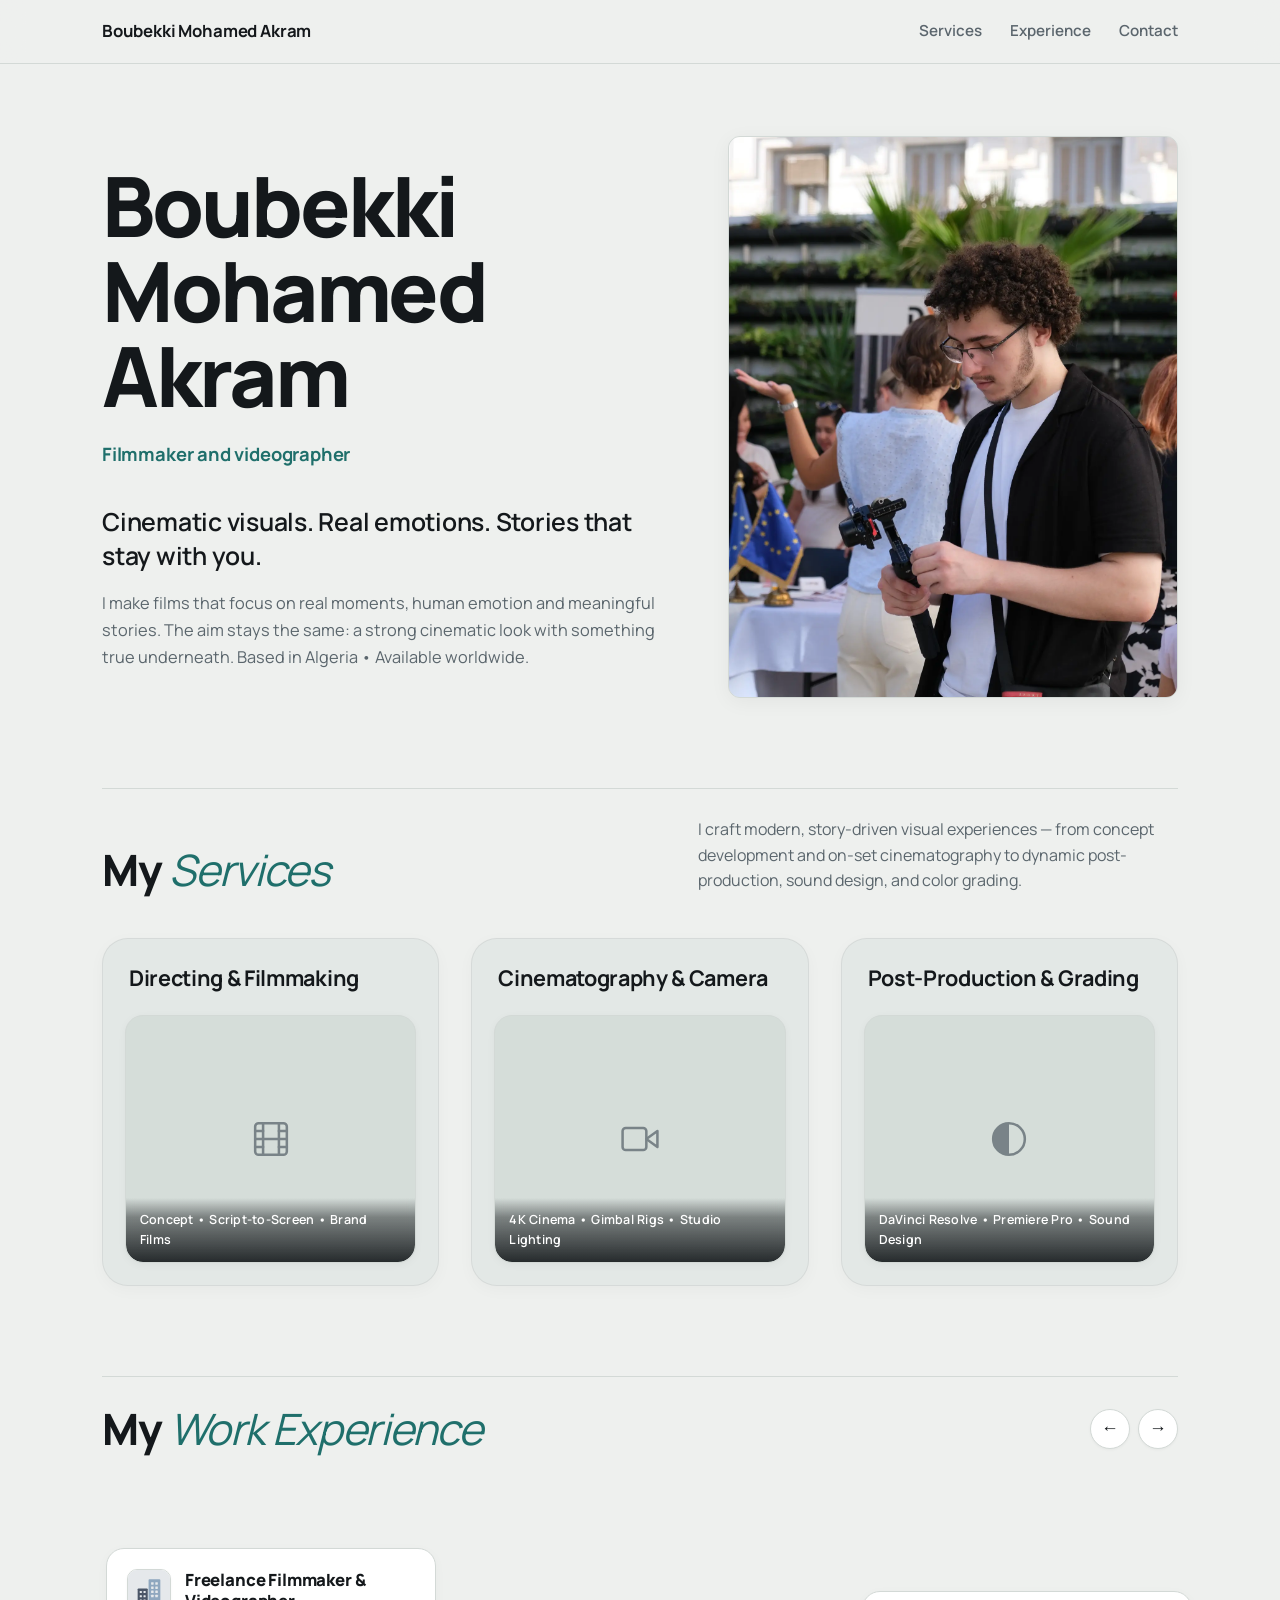
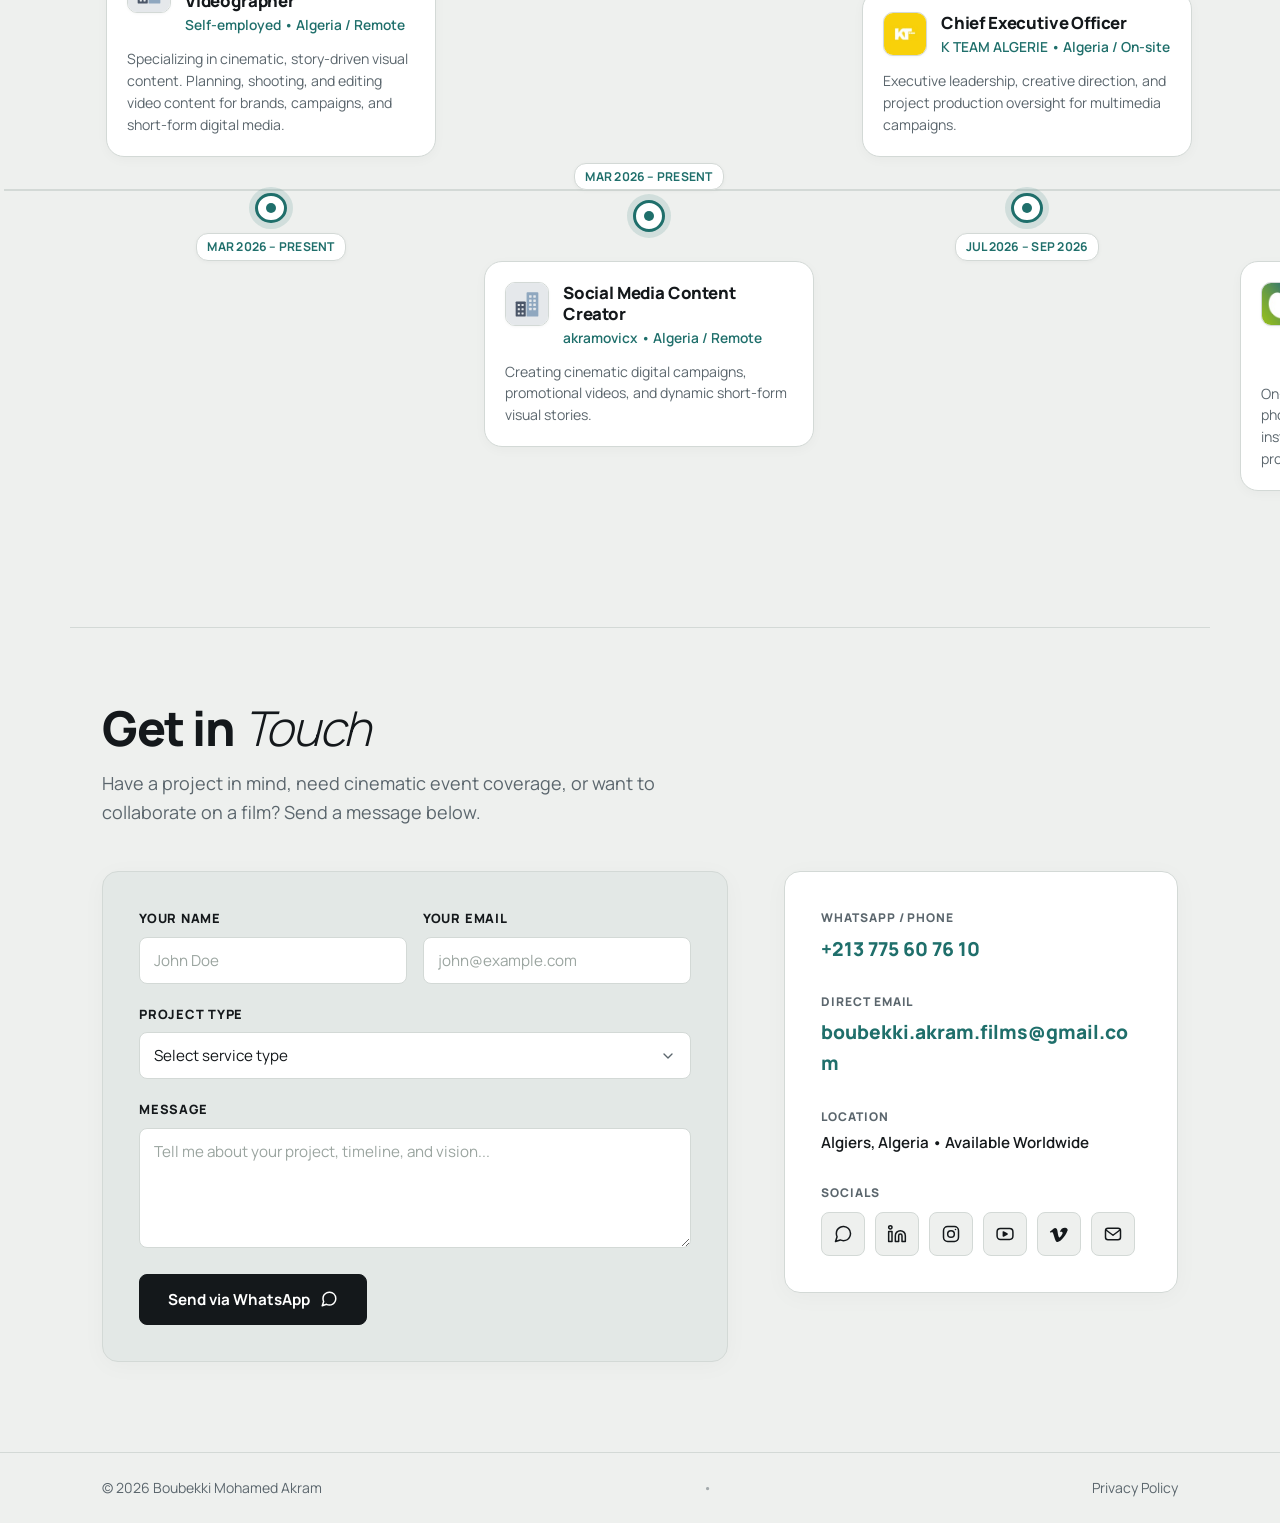
<file: index.html>
<!DOCTYPE html>
<html lang="en">
<head>
    <meta charset="UTF-8">
    <meta name="viewport" content="width=device-width, initial-scale=1">
    <title>Boubekki Mohamed Akram | Filmmaker and videographer</title>
    <meta name="description" content="Portfolio of Boubekki Mohamed Akram, a filmmaker and videographer based in Algeria. Cinematic visuals, real emotions, stories that stay with you.">
    <meta property="og:title" content="Boubekki Mohamed Akram | Filmmaker and videographer">
    <meta property="og:description" content="Cinematic visuals. Real emotions. Stories that stay with you.">
    <meta property="og:type" content="website">
    <meta property="og:image" content="assets/images/akram.webp">
    <link rel="icon" href="data:image/svg+xml,%3Csvg xmlns='http://www.w3.org/2000/svg' viewBox='0 0 32 32'%3E%3Ccircle cx='16' cy='16' r='12' fill='%231F6F6B'/%3E%3C/svg%3E">
    <link rel="preconnect" href="https://fonts.googleapis.com">
    <link rel="preconnect" href="https://fonts.gstatic.com" crossorigin>
    <link href="https://fonts.googleapis.com/css2?family=Manrope:wght@400;600;700;800&display=swap" rel="stylesheet">
    <link rel="stylesheet" href="css/styles.css?v=1.2">
</head>
<body>

<header>
    <div class="wrap">
        <a href="#top" class="brand">Boubekki Mohamed Akram</a>
        <nav aria-label="Main">
            <a href="#services">Services</a>
            <a href="#experience">Experience</a>
            <a href="#contact">Contact</a>
        </nav>
    </div>
</header>

<main id="top">

    <!-- ABOUT / HERO -->
    <section class="wrap about" aria-labelledby="name">
        <div class="about-text">
            <h1 id="name">Boubekki<br>Mohamed Akram</h1>
            <p class="role">Filmmaker and videographer</p>
            <p class="statement">Cinematic visuals. Real emotions. Stories that stay with you.</p>
            <p class="bio">
                I make films that focus on real moments, human emotion and meaningful stories.
                The aim stays the same: a strong cinematic look with something true underneath.
                Based in Algeria &bull; Available worldwide.
            </p>
        </div>

        <!-- PORTRAIT -->
        <div class="portrait">
            <img src="assets/images/akram.webp" alt="Boubekki Mohamed Akram" loading="lazy">
        </div>
    </section>

    <!-- MY SERVICES -->
    <section class="wrap services-sec" id="services" aria-labelledby="services-title">
        <div class="services-header">
            <div class="services-title-col">
                <h2 id="services-title">My <em>Services</em></h2>
            </div>
            <div class="services-desc-col">
                <p>I craft modern, story-driven visual experiences &mdash; from concept development and on-set cinematography to dynamic post-production, sound design, and color grading.</p>
            </div>
        </div>

        <div class="services-grid">
            <!-- Service 01 -->
            <article class="service-card">
                <div class="service-card-inner">
                    <h3 class="service-name">Directing &amp; Filmmaking</h3>
                    <div class="service-preview service-placeholder">
                        <div class="placeholder-inner">
                            <svg viewBox="0 0 24 24" width="38" height="38" fill="none" stroke="currentColor" stroke-width="1.6" stroke-linecap="round" stroke-linejoin="round" aria-hidden="true"><rect x="2" y="2" width="20" height="20" rx="2.18" ry="2.18"/><line x1="7" y1="2" x2="7" y2="22"/><line x1="17" y1="2" x2="17" y2="22"/><line x1="2" y1="12" x2="22" y2="12"/><line x1="2" y1="7" x2="7" y2="7"/><line x1="2" y1="17" x2="7" y2="17"/><line x1="17" y1="17" x2="22" y2="17"/><line x1="17" y1="7" x2="22" y2="7"/></svg>
                        </div>
                        <div class="service-badge">
                            <span>Concept &bull; Script-to-Screen &bull; Brand Films</span>
                        </div>
                    </div>
                </div>
            </article>

            <!-- Service 02 -->
            <article class="service-card">
                <div class="service-card-inner">
                    <h3 class="service-name">Cinematography &amp; Camera</h3>
                    <div class="service-preview service-placeholder">
                        <div class="placeholder-inner">
                            <svg viewBox="0 0 24 24" width="38" height="38" fill="none" stroke="currentColor" stroke-width="1.6" stroke-linecap="round" stroke-linejoin="round" aria-hidden="true"><path d="M23 7l-7 5 7 5V7z"/><rect x="1" y="5" width="15" height="14" rx="2" ry="2"/></svg>
                        </div>
                        <div class="service-badge">
                            <span>4K Cinema &bull; Gimbal Rigs &bull; Studio Lighting</span>
                        </div>
                    </div>
                </div>
            </article>

            <!-- Service 03 -->
            <article class="service-card">
                <div class="service-card-inner">
                    <h3 class="service-name">Post-Production &amp; Grading</h3>
                    <div class="service-preview service-placeholder">
                        <div class="placeholder-inner">
                            <svg viewBox="0 0 24 24" width="38" height="38" fill="none" stroke="currentColor" stroke-width="1.6" stroke-linecap="round" stroke-linejoin="round" aria-hidden="true"><circle cx="12" cy="12" r="10"/><path d="M12 2a10 10 0 0 0 0 20v-20z" fill="currentColor" stroke="none"/></svg>
                        </div>
                        <div class="service-badge">
                            <span>DaVinci Resolve &bull; Premiere Pro &bull; Sound Design</span>
                        </div>
                    </div>
                </div>
            </article>
        </div>
    </section>

    <!-- WORK EXPERIENCE TIMELINE -->
    <section class="experience-sec" id="experience" aria-labelledby="experience-title">
        <div class="wrap">
            <div class="experience-header">
                <h2 id="experience-title">My <em>Work Experience</em></h2>
                <div class="timeline-nav-hints" aria-hidden="true">
                    <button class="tl-btn tl-prev" aria-label="Scroll left">&larr;</button>
                    <button class="tl-btn tl-next" aria-label="Scroll right">&rarr;</button>
                </div>
            </div>
        </div>

        <div class="timeline-viewport" id="timeline-viewport">
            <div class="timeline-track">
                <div class="timeline-rail" aria-hidden="true"></div>

                <!-- 01: Freelance Filmmaker (Top) -->
                <div class="tl-node tl-pos-top">
                    <div class="tl-card-slot">
                        <article class="tl-card">
                            <div class="tl-card-header">
                                <div class="tl-logo-box">
                                    <img src="assets/logos/work.svg" alt="Freelance Filmmaker logo" class="tl-logo-img">
                                </div>
                                <div class="tl-meta">
                                    <h3 class="tl-role">Freelance Filmmaker &amp; Videographer</h3>
                                    <p class="tl-company">Self-employed &bull; Algeria / Remote</p>
                                </div>
                            </div>
                            <p class="tl-desc">Specializing in cinematic, story-driven visual content. Planning, shooting, and editing video content for brands, campaigns, and short-form digital media.</p>
                        </article>
                    </div>
                    <div class="tl-marker-slot">
                        <div class="tl-marker" aria-hidden="true"><span class="tl-dot"></span></div>
                        <span class="tl-date-tag">Mar 2026 &ndash; Present</span>
                    </div>
                </div>

                <!-- 02: Social Media Content Creator (Bottom) -->
                <div class="tl-node tl-pos-bottom">
                    <div class="tl-marker-slot">
                        <span class="tl-date-tag">Mar 2026 &ndash; Present</span>
                        <div class="tl-marker" aria-hidden="true"><span class="tl-dot"></span></div>
                    </div>
                    <div class="tl-card-slot">
                        <article class="tl-card">
                            <div class="tl-card-header">
                                <div class="tl-logo-box">
                                    <img src="assets/logos/work.svg" alt="Social Media Content Creator logo" class="tl-logo-img">
                                </div>
                                <div class="tl-meta">
                                    <h3 class="tl-role">Social Media Content Creator</h3>
                                    <p class="tl-company">akramovicx &bull; Algeria / Remote</p>
                                </div>
                            </div>
                            <p class="tl-desc">Creating cinematic digital campaigns, promotional videos, and dynamic short-form visual stories.</p>
                        </article>
                    </div>
                </div>

                <!-- 03: K TEAM ALGERIE (Top) -->
                <div class="tl-node tl-pos-top">
                    <div class="tl-card-slot">
                        <article class="tl-card">
                            <div class="tl-card-header">
                                <div class="tl-logo-box">
                                    <img src="assets/logos/kteam.jpg" alt="K TEAM ALGERIE logo" class="tl-logo-img">
                                </div>
                                <div class="tl-meta">
                                    <h3 class="tl-role">Chief Executive Officer</h3>
                                    <p class="tl-company">K TEAM ALGERIE &bull; Algeria / On-site</p>
                                </div>
                            </div>
                            <p class="tl-desc">Executive leadership, creative direction, and project production oversight for multimedia campaigns.</p>
                        </article>
                    </div>
                    <div class="tl-marker-slot">
                        <div class="tl-marker" aria-hidden="true"><span class="tl-dot"></span></div>
                        <span class="tl-date-tag">Jul 2026 &ndash; Sep 2026</span>
                    </div>
                </div>

                <!-- 04: EPIC Ecoloh (Bottom) -->
                <div class="tl-node tl-pos-bottom">
                    <div class="tl-marker-slot">
                        <span class="tl-date-tag">Nov 2025 &ndash; Mar 2026</span>
                        <div class="tl-marker" aria-hidden="true"><span class="tl-dot"></span></div>
                    </div>
                    <div class="tl-card-slot">
                        <article class="tl-card">
                            <div class="tl-card-header">
                                <div class="tl-logo-box">
                                    <img src="assets/logos/ecoloh.jpg" alt="EPIC Ecoloh logo" class="tl-logo-img">
                                </div>
                                <div class="tl-meta">
                                    <h3 class="tl-role">Videographer, Photographer &amp; Editor</h3>
                                    <p class="tl-company">EPIC Ecoloh &bull; Baraki, Algiers / On-site</p>
                                </div>
                            </div>
                            <p class="tl-desc">On-site cinematography, digital photography, and post-production editing for institutional media and environmental projects.</p>
                        </article>
                    </div>
                </div>

                <!-- 05: Bsolution (Top) -->
                <div class="tl-node tl-pos-top">
                    <div class="tl-card-slot">
                        <article class="tl-card">
                            <div class="tl-card-header">
                                <div class="tl-logo-box">
                                    <img src="assets/logos/bsolution.jpg" alt="Bsolution logo" class="tl-logo-img">
                                </div>
                                <div class="tl-meta">
                                    <h3 class="tl-role">Digital Content Creator</h3>
                                    <p class="tl-company">Bsolution &bull; Algeria / Remote</p>
                                </div>
                            </div>
                            <p class="tl-desc">Video editing, Adobe Premiere Pro post-production, motion graphics, and digital media design.</p>
                        </article>
                    </div>
                    <div class="tl-marker-slot">
                        <div class="tl-marker" aria-hidden="true"><span class="tl-dot"></span></div>
                        <span class="tl-date-tag">May 2025 &ndash; Sep 2025</span>
                    </div>
                </div>

                <!-- 06: AL Anis TV (Bottom) -->
                <div class="tl-node tl-pos-bottom">
                    <div class="tl-marker-slot">
                        <span class="tl-date-tag">Jul 2025 &bull; 1 mo</span>
                        <div class="tl-marker" aria-hidden="true"><span class="tl-dot"></span></div>
                    </div>
                    <div class="tl-card-slot">
                        <article class="tl-card">
                            <div class="tl-card-header">
                                <div class="tl-logo-box">
                                    <img src="assets/logos/work.svg" alt="AL Anis TV logo" class="tl-logo-img">
                                </div>
                                <div class="tl-meta">
                                    <h3 class="tl-role">Video Editor</h3>
                                    <p class="tl-company">قناة الأنيس الفضائية - AL Anis TV &bull; Algiers</p>
                                </div>
                            </div>
                            <p class="tl-desc">Television broadcast video editing, sequence assembly, Adobe Photoshop assets, and rhythm pacing.</p>
                        </article>
                    </div>
                </div>

                <!-- 07: Merch By Dz (Top) -->
                <div class="tl-node tl-pos-top">
                    <div class="tl-card-slot">
                        <article class="tl-card">
                            <div class="tl-card-header">
                                <div class="tl-logo-box">
                                    <img src="assets/logos/merchbydz.jpg" alt="Merch By Dz logo" class="tl-logo-img">
                                </div>
                                <div class="tl-meta">
                                    <h3 class="tl-role">Multimedia Designer</h3>
                                    <p class="tl-company">Merch By Dz &bull; Dar el-Beida, Algiers</p>
                                </div>
                            </div>
                            <p class="tl-desc">Multimedia design, video editing, print design, and visual brand assets for apparel merchandise.</p>
                        </article>
                    </div>
                    <div class="tl-marker-slot">
                        <div class="tl-marker" aria-hidden="true"><span class="tl-dot"></span></div>
                        <span class="tl-date-tag">May 2025 &ndash; Jun 2025</span>
                    </div>
                </div>

                <!-- 08: Z-vit express (Bottom) -->
                <div class="tl-node tl-pos-bottom">
                    <div class="tl-marker-slot">
                        <span class="tl-date-tag">Feb 2025 &ndash; Jun 2025</span>
                        <div class="tl-marker" aria-hidden="true"><span class="tl-dot"></span></div>
                    </div>
                    <div class="tl-card-slot">
                        <article class="tl-card">
                            <div class="tl-card-header">
                                <div class="tl-logo-box">
                                    <img src="assets/logos/zvit.jpg" alt="Z-vit express logo" class="tl-logo-img">
                                </div>
                                <div class="tl-meta">
                                    <h3 class="tl-role">Graphic Designer</h3>
                                    <p class="tl-company">Z-vit express &bull; Birkhadem, Algiers</p>
                                </div>
                            </div>
                            <p class="tl-desc">Graphic design, branding, and promotional social media assets for express delivery services.</p>
                        </article>
                    </div>
                </div>
            </div>
        </div>
    </section>

    <!-- CONTACT SECTION -->
    <section class="wrap contact-sec" id="contact" aria-labelledby="contact-title">
        <div class="contact-header">
            <h2 id="contact-title">Get in <em>Touch</em></h2>
            <p class="contact-intro">Have a project in mind, need cinematic event coverage, or want to collaborate on a film? Send a message below.</p>
        </div>

        <div class="contact-layout">
            <!-- Contact Form -->
            <form class="contact-form" onsubmit="event.preventDefault();" aria-label="Contact form">
                <div class="form-row">
                    <div class="form-group">
                        <label for="c-name">Your Name</label>
                        <input type="text" id="c-name" name="name" placeholder="John Doe" autocomplete="name">
                    </div>
                    <div class="form-group">
                        <label for="c-email">Your Email</label>
                        <input type="email" id="c-email" name="email" placeholder="john@example.com" autocomplete="email">
                    </div>
                </div>

                <div class="form-group">
                    <label for="c-service">Project Type</label>
                    <select id="c-service" name="service">
                        <option value="" disabled selected>Select service type</option>
                        <option value="directing">Commercial / Brand Film</option>
                        <option value="cinematography">Cinematography &amp; Event Coverage</option>
                        <option value="editing">Post-Production &amp; Color Grading</option>
                        <option value="content">Social Media &amp; Short-form Video</option>
                        <option value="other">Other Collaboration</option>
                    </select>
                </div>

                <div class="form-group">
                    <label for="c-message">Message</label>
                    <textarea id="c-message" name="message" rows="4" placeholder="Tell me about your project, timeline, and vision..."></textarea>
                </div>

                <button type="submit" class="btn-submit">
                    <span>Send via WhatsApp</span>
                    <svg viewBox="0 0 24 24" width="18" height="18" fill="none" stroke="currentColor" stroke-width="2" stroke-linecap="round" stroke-linejoin="round" aria-hidden="true"><path d="M21 11.5a8.38 8.38 0 0 1-.9 3.8 8.5 8.5 0 0 1-7.6 4.7 8.38 8.38 0 0 1-3.8-.9L3 21l1.9-5.7a8.38 8.38 0 0 1-.9-3.8 8.5 8.5 0 0 1 4.7-7.6 8.38 8.38 0 0 1 3.8-.9h.5a8.48 8.48 0 0 1 8 8v.5z"/></svg>
                </button>
            </form>

            <!-- Contact Info Panel -->
            <div class="contact-info-panel">
                <div class="info-block">
                    <span class="info-label">WhatsApp / Phone</span>
                    <a class="mail-link" href="https://wa.me/213775607610" target="_blank" rel="noopener noreferrer">+213 775 60 76 10</a>
                </div>

                <div class="info-block">
                    <span class="info-label">Direct Email</span>
                    <a class="mail-link" href="mailto:boubekki.akram.films@gmail.com">boubekki.akram.films@gmail.com</a>
                </div>

                <div class="info-block">
                    <span class="info-label">Location</span>
                    <p class="info-val">Algiers, Algeria &bull; Available Worldwide</p>
                </div>

                <div class="info-block">
                    <span class="info-label">Socials</span>
                    <ul class="socials" aria-label="Social links">
                        <li>
                            <a href="https://wa.me/213775607610" target="_blank" rel="noopener noreferrer" aria-label="WhatsApp">
                                <svg viewBox="0 0 24 24" width="20" height="20" fill="none" stroke="currentColor" stroke-width="1.8" stroke-linecap="round" stroke-linejoin="round" aria-hidden="true"><path d="M21 11.5a8.38 8.38 0 0 1-.9 3.8 8.5 8.5 0 0 1-7.6 4.7 8.38 8.38 0 0 1-3.8-.9L3 21l1.9-5.7a8.38 8.38 0 0 1-.9-3.8 8.5 8.5 0 0 1 4.7-7.6 8.38 8.38 0 0 1 3.8-.9h.5a8.48 8.48 0 0 1 8 8v.5z"/></svg>
                            </a>
                        </li>
                        <li>
                            <a href="https://www.linkedin.com/in/boubekki-mohamed-akram-80b622314/" target="_blank" rel="noopener noreferrer" aria-label="LinkedIn">
                                <svg viewBox="0 0 24 24" width="20" height="20" fill="none" stroke="currentColor" stroke-width="1.8" stroke-linecap="round" stroke-linejoin="round" aria-hidden="true"><path d="M16 8a6 6 0 0 1 6 6v7h-4v-7a2 2 0 0 0-2-2 2 2 0 0 0-2 2v7h-4v-7a6 6 0 0 1 6-6z"/><rect x="2" y="9" width="4" height="12"/><circle cx="4" cy="4" r="2"/></svg>
                            </a>
                        </li>
                        <li>
                            <a href="#" aria-label="Instagram">
                                <svg viewBox="0 0 24 24" width="20" height="20" fill="none" stroke="currentColor" stroke-width="1.8" stroke-linecap="round" stroke-linejoin="round" aria-hidden="true"><rect x="3" y="3" width="18" height="18" rx="5"/><circle cx="12" cy="12" r="4"/><circle cx="17.4" cy="6.6" r="1" fill="currentColor" stroke="none"/></svg>
                            </a>
                        </li>
                        <li>
                            <a href="#" aria-label="YouTube">
                                <svg viewBox="0 0 24 24" width="20" height="20" fill="none" stroke="currentColor" stroke-width="1.8" stroke-linecap="round" stroke-linejoin="round" aria-hidden="true"><rect x="2.5" y="5.5" width="19" height="13" rx="4"/><path d="M10 9.5v5l4.5-2.5z" fill="currentColor"/></svg>
                            </a>
                        </li>
                        <li>
                            <a href="https://vimeo.com/user259538488" target="_blank" rel="noopener noreferrer" aria-label="Vimeo">
                                <svg viewBox="0 0 24 24" width="20" height="20" fill="currentColor" aria-hidden="true"><path d="M22 7.4c-.1 2.1-1.6 5-4.4 8.6-2.9 3.7-5.3 5.6-7.3 5.6-1.2 0-2.3-1.1-3.1-3.4L5.500 13c-.6-2.300-1.200-3.400-1.900-3.400-.1 0-.7.300-1.600 1L1 9.400c1-.9 2-1.700 3-2.600 1.400-1.200 2.400-1.800 3.100-1.900 1.600-.2 2.600.9 3 3.300.4 2.600.7 4.200.8 4.800.5 2.200 1 3.300 1.600 3.300.5 0 1.200-.7 2.200-2.100 1-1.400 1.500-2.500 1.600-3.200.1-1.200-.4-1.800-1.600-1.800-.6 0-1.100.1-1.700.4 1.100-3.600 3.200-5.300 6.300-5.200 2.300.1 3.400 1.600 3.300 4.400z"/></svg>
                            </a>
                        </li>
                        <li>
                            <a href="mailto:boubekki.akram.films@gmail.com" aria-label="Email">
                                <svg viewBox="0 0 24 24" width="20" height="20" fill="none" stroke="currentColor" stroke-width="1.8" stroke-linecap="round" stroke-linejoin="round" aria-hidden="true"><rect x="3" y="5" width="18" height="14" rx="3"/><path d="m4 7.500 8 6 8-6"/></svg>
                            </a>
                        </li>
                    </ul>
                </div>
            </div>
        </div>
    </section>

</main>

<!-- SITE FOOTER -->
<footer class="site-foot">
    <div class="wrap foot-inner">
        <span class="copy">&copy; 2026 Boubekki Mohamed Akram</span>
        <span class="meta-sep">&bull;</span>
        <a href="privacy.html" class="privacy-link">Privacy Policy</a>
    </div>
</footer>

<!-- VIDEO PLAYER -->
<dialog id="player" aria-label="Video player">
    <form method="dialog"><button class="close">Close</button></form>
    <div class="frame"></div>
</dialog>

<script src="js/app.js?v=1.2"></script>
</body>
</html>
</file>
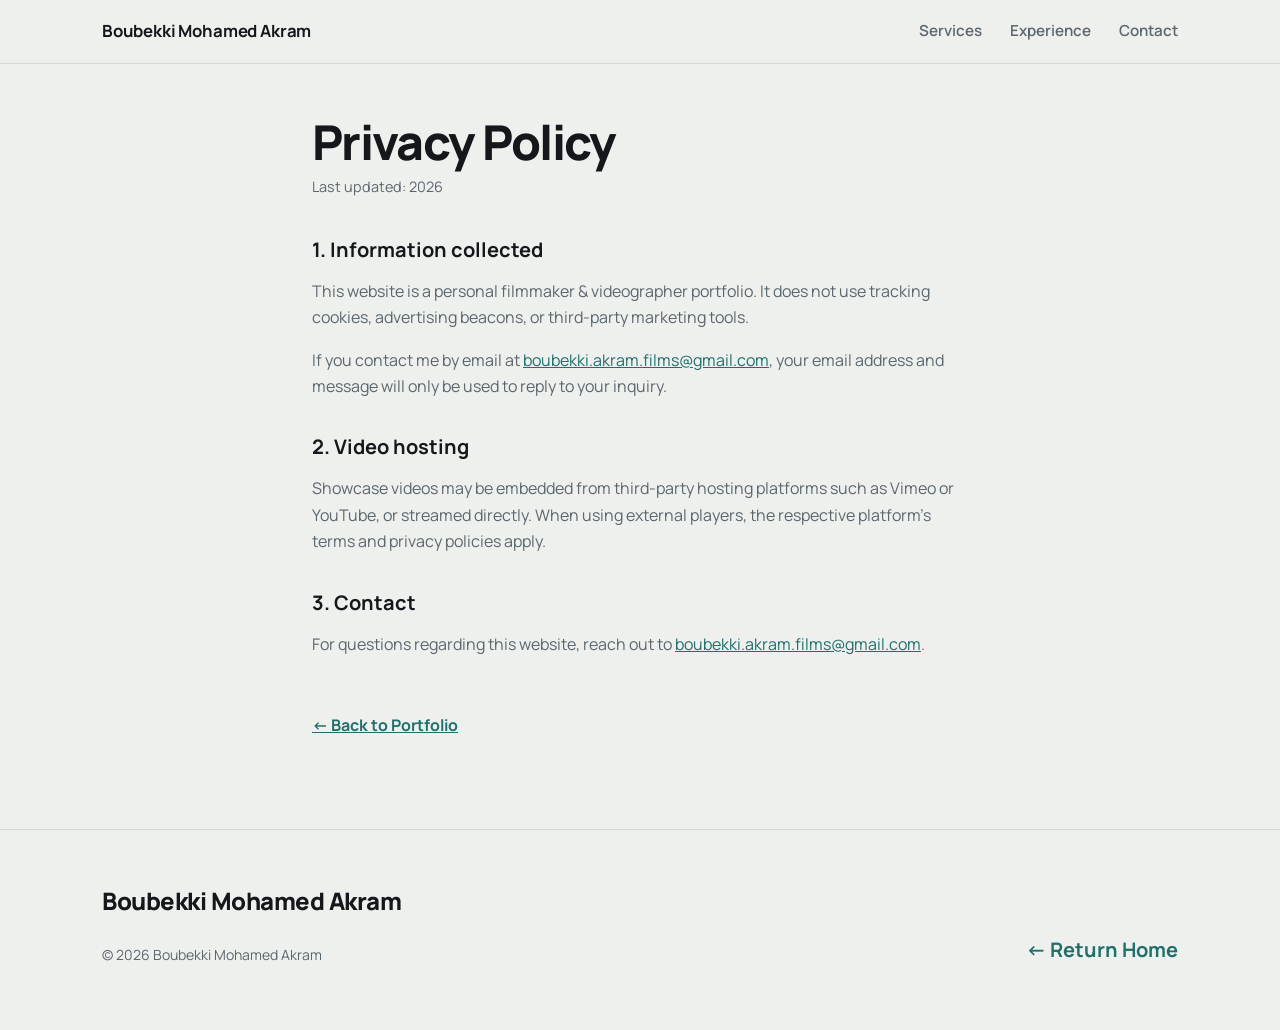
<file: privacy.html>
<!DOCTYPE html>
<html lang="en">
<head>
    <meta charset="UTF-8">
    <meta name="viewport" content="width=device-width, initial-scale=1">
    <title>Privacy Policy | Boubekki Mohamed Akram</title>
    <meta name="description" content="Privacy policy for the portfolio website of Boubekki Mohamed Akram.">
    <link rel="icon" href="data:image/svg+xml,%3Csvg xmlns='http://www.w3.org/2000/svg' viewBox='0 0 32 32'%3E%3Ccircle cx='16' cy='16' r='12' fill='%231F6F6B'/%3E%3C/svg%3E">
    <link rel="preconnect" href="https://fonts.googleapis.com">
    <link rel="preconnect" href="https://fonts.gstatic.com" crossorigin>
    <link href="https://fonts.googleapis.com/css2?family=Manrope:wght@400;600;700;800&display=swap" rel="stylesheet">
    <link rel="stylesheet" href="css/styles.css">
    <style>
        .privacy-page {
            padding-top: clamp(40px, 6vh, 64px);
            padding-bottom: clamp(64px, 10vh, 96px);
            max-width: 720px;
        }
        .privacy-page h1 {
            font-size: clamp(2rem, 5vw, 3rem);
            margin-bottom: 8px;
        }
        .privacy-date {
            color: var(--muted);
            font-size: 0.9rem;
            margin-bottom: 36px;
        }
        .privacy-content h2 {
            font-size: 1.25rem;
            margin-top: 32px;
            margin-bottom: 12px;
            color: var(--ink);
        }
        .privacy-content p {
            color: var(--muted);
            margin-bottom: 16px;
            line-height: 1.65;
        }
        .privacy-content a {
            color: var(--accent);
            text-decoration: underline;
        }
        .back-link {
            display: inline-flex;
            align-items: center;
            gap: 6px;
            margin-top: 40px;
            color: var(--accent);
            font-weight: 700;
        }
    </style>
</head>
<body>

<header>
    <div class="wrap">
        <a href="index.html" class="brand">Boubekki Mohamed Akram</a>
        <nav aria-label="Main">
            <a href="index.html#services">Services</a>
            <a href="index.html#experience">Experience</a>
            <a href="index.html#contact">Contact</a>
        </nav>
    </div>
</header>

<main>
    <article class="wrap privacy-page">
        <h1>Privacy Policy</h1>
        <p class="privacy-date">Last updated: 2026</p>

        <div class="privacy-content">
            <h2>1. Information collected</h2>
            <p>This website is a personal filmmaker & videographer portfolio. It does not use tracking cookies, advertising beacons, or third-party marketing tools.</p>
            <p>If you contact me by email at <a href="mailto:boubekki.akram.films@gmail.com">boubekki.akram.films@gmail.com</a>, your email address and message will only be used to reply to your inquiry.</p>

            <h2>2. Video hosting</h2>
            <p>Showcase videos may be embedded from third-party hosting platforms such as Vimeo or YouTube, or streamed directly. When using external players, the respective platform’s terms and privacy policies apply.</p>

            <h2>3. Contact</h2>
            <p>For questions regarding this website, reach out to <a href="mailto:boubekki.akram.films@gmail.com">boubekki.akram.films@gmail.com</a>.</p>

            <a href="index.html" class="back-link">&larr; Back to Portfolio</a>
        </div>
    </article>
</main>

<footer>
    <div class="wrap foot">
        <div class="foot-contact">
            <p class="foot-title">Boubekki Mohamed Akram</p>
            <div class="foot-meta">
                <span class="copy">&copy; 2026 Boubekki Mohamed Akram</span>
            </div>
        </div>
        <a href="index.html" class="mail">&larr; Return Home</a>
    </div>
</footer>

</body>
</html>
</file>
<file: css/styles.css>
:root {
    --bg: #EEF0EE;
    --ink: #14181B;
    --muted: #5B666D;
    --line: #D3D9D6;
    --panel: #DFE4E2;
    --card-bg: #E3E8E6;
    --placeholder-bg: #D5DDD9;
    --accent: #1F6F6B;
    --accent-light: rgba(31, 111, 107, 0.14);
}

* {
    box-sizing: border-box;
    margin: 0;
    padding: 0;
}

html {
    scroll-behavior: smooth;
    scroll-padding-top: 80px;
}

body {
    font-family: 'Manrope', system-ui, -apple-system, 'Segoe UI', Roboto, sans-serif;
    background: var(--bg);
    color: var(--ink);
    line-height: 1.6;
    -webkit-font-smoothing: antialiased;
    text-rendering: optimizeLegibility;
    overflow-x: hidden;
}

a {
    color: inherit;
    text-decoration: none;
}

ul {
    list-style: none;
}

img {
    max-width: 100%;
    display: block;
}

:focus-visible {
    outline: 2px solid var(--accent);
    outline-offset: 3px;
}

.wrap {
    width: 100%;
    max-width: 1140px;
    margin: 0 auto;
    padding: 0 clamp(16px, 4vw, 32px);
}

/* =========================================================
   HEADER
========================================================= */
header {
    position: sticky;
    top: 0;
    z-index: 50;
    background: rgba(238, 240, 238, 0.94);
    backdrop-filter: blur(12px);
    -webkit-backdrop-filter: blur(12px);
    border-bottom: 1px solid var(--line);
    transition: border-color 0.2s ease;
}

header .wrap {
    display: flex;
    justify-content: space-between;
    align-items: center;
    padding-top: 18px;
    padding-bottom: 18px;
    gap: 16px;
}

.brand {
    font-weight: 700;
    font-size: clamp(0.95rem, 2vw, 1.05rem);
    letter-spacing: -0.01em;
    white-space: nowrap;
}

.brand:hover {
    color: var(--accent);
}

nav {
    display: flex;
    align-items: center;
    gap: clamp(14px, 3vw, 28px);
}

nav a {
    color: var(--muted);
    font-size: clamp(0.88rem, 1.8vw, 0.95rem);
    font-weight: 600;
    transition: color 0.15s ease;
}

nav a:hover {
    color: var(--ink);
    text-decoration: underline;
    text-underline-offset: 6px;
}

/* =========================================================
   ABOUT / HERO
========================================================= */
.about {
    display: grid;
    grid-template-columns: 1.25fr 1fr;
    gap: clamp(32px, 5vw, 64px);
    align-items: center;
    padding-top: clamp(40px, 8vh, 80px);
    padding-bottom: clamp(60px, 10vh, 96px);
}

.about-text {
    max-width: 600px;
}

h1 {
    font-size: clamp(2.4rem, 6.5vw, 5.2rem);
    line-height: 1.02;
    font-weight: 800;
    letter-spacing: -0.035em;
    color: var(--ink);
    word-break: normal;
    overflow-wrap: break-word;
}

.role {
    margin-top: clamp(14px, 2.5vw, 22px);
    color: var(--accent);
    font-weight: 700;
    font-size: clamp(1rem, 2vw, 1.15rem);
    letter-spacing: -0.01em;
}

.statement {
    margin-top: clamp(24px, 4vw, 36px);
    font-size: clamp(1.2rem, 2.5vw, 1.55rem);
    line-height: 1.35;
    font-weight: 600;
    letter-spacing: -0.01em;
    color: var(--ink);
}

.bio {
    margin-top: 18px;
    font-size: clamp(0.95rem, 1.8vw, 1.02rem);
    color: var(--muted);
    line-height: 1.65;
}

.portrait {
    width: 100%;
    aspect-ratio: 4 / 5;
    background: var(--panel);
    border: 1px solid var(--line);
    border-radius: 12px;
    overflow: hidden;
    box-shadow: 0 4px 20px rgba(0, 0, 0, 0.05);
}

.portrait img {
    width: 100%;
    height: 100%;
    object-fit: cover;
    object-position: center 25%;
    display: block;
}

/* =========================================================
   MY SERVICES SECTION (Grey Minimal Placeholders)
========================================================= */
.services-sec {
    padding-bottom: clamp(64px, 10vh, 104px);
}

.services-header {
    display: flex;
    justify-content: space-between;
    align-items: flex-end;
    flex-wrap: wrap;
    gap: 20px 48px;
    padding-top: 28px;
    margin-bottom: clamp(32px, 5vw, 44px);
    border-top: 1px solid var(--line);
}

.services-header h2,
.experience-header h2 {
    font-size: clamp(1.8rem, 4vw, 2.7rem);
    font-weight: 800;
    letter-spacing: -0.03em;
    color: var(--ink);
    line-height: 1.1;
}

.services-header h2 em,
.experience-header h2 em {
    font-style: italic;
    font-weight: 400;
    color: var(--accent);
}

.services-desc-col {
    max-width: 480px;
}

.services-desc-col p {
    font-size: clamp(0.92rem, 1.7vw, 1rem);
    color: var(--muted);
    line-height: 1.6;
}

.services-grid {
    display: grid;
    grid-template-columns: repeat(3, 1fr);
    gap: clamp(20px, 3vw, 32px);
}

.service-card {
    background: var(--card-bg);
    border: 1px solid rgba(0, 0, 0, 0.06);
    border-radius: 26px;
    padding: clamp(16px, 2.5vw, 22px);
    display: flex;
    flex-direction: column;
    box-shadow: 0 4px 16px rgba(0, 0, 0, 0.03);
    transition: transform 0.25s ease, box-shadow 0.25s ease, border-color 0.25s ease;
}

.service-card:hover {
    transform: translateY(-4px);
    box-shadow: 0 12px 28px rgba(0, 0, 0, 0.07);
    border-color: rgba(31, 111, 107, 0.3);
}

.service-card-inner {
    display: flex;
    flex-direction: column;
    height: 100%;
}

.service-name {
    font-size: clamp(1.15rem, 2vw, 1.35rem);
    font-weight: 700;
    color: var(--ink);
    letter-spacing: -0.015em;
    margin-bottom: clamp(16px, 2vw, 20px);
    padding: 0 4px;
}

.service-preview {
    position: relative;
    width: 100%;
    aspect-ratio: 4 / 3.4;
    border-radius: 18px;
    overflow: hidden;
    box-shadow: 0 2px 8px rgba(0, 0, 0, 0.04);
}

/* Grey Minimal Aesthetic Placeholder */
.service-placeholder {
    background: var(--placeholder-bg);
    border: 1px solid var(--line);
    display: grid;
    place-items: center;
}

.placeholder-inner {
    display: flex;
    flex-direction: column;
    align-items: center;
    justify-content: center;
    gap: 10px;
    color: var(--muted);
    opacity: 0.75;
    transition: opacity 0.2s ease, transform 0.2s ease;
}

.service-card:hover .placeholder-inner {
    opacity: 1;
    color: var(--ink);
    transform: scale(1.04);
}

.placeholder-inner span {
    font-size: 0.82rem;
    font-weight: 700;
    letter-spacing: 0.04em;
    text-transform: uppercase;
}

.service-badge {
    position: absolute;
    bottom: 0;
    left: 0;
    right: 0;
    padding: 12px 14px;
    background: linear-gradient(to top, rgba(14, 18, 21, 0.88) 0%, rgba(14, 18, 21, 0.45) 70%, transparent 100%);
    color: #FFFFFF;
    font-size: 0.78rem;
    font-weight: 600;
    letter-spacing: 0.02em;
    backdrop-filter: blur(4px);
    -webkit-backdrop-filter: blur(4px);
}

/* =========================================================
   WORK EXPERIENCE TIMELINE SECTION
   (Horizontal on PC, Vertical on Mobile)
========================================================= */
.experience-sec {
    padding-bottom: clamp(64px, 10vh, 110px);
}

.experience-header {
    display: flex;
    justify-content: space-between;
    align-items: center;
    padding-top: 28px;
    margin-bottom: clamp(32px, 5vw, 48px);
    border-top: 1px solid var(--line);
}

.timeline-nav-hints {
    display: flex;
    gap: 8px;
}

.tl-btn {
    display: grid;
    place-items: center;
    width: 40px;
    height: 40px;
    border: 1px solid var(--line);
    border-radius: 50%;
    background: #FFFFFF;
    color: var(--ink);
    font-size: 1.1rem;
    cursor: pointer;
    box-shadow: 0 1px 3px rgba(0, 0, 0, 0.04);
    transition: color 0.2s ease, border-color 0.2s ease, transform 0.2s ease;
}

.tl-btn:hover {
    color: var(--accent);
    border-color: var(--accent);
    transform: scale(1.05);
}

.timeline-viewport {
    width: 100%;
    position: relative;
}

/* ---------------------------------------------------------
   DESKTOP HORIZONTAL TIMELINE (>= 900px)
--------------------------------------------------------- */
@media (min-width: 900px) {
    .timeline-viewport {
        overflow-x: auto;
        scroll-snap-type: x mandatory;
        padding: 20px 4px 40px;
        -webkit-overflow-scrolling: touch;
        scrollbar-width: thin;
        scrollbar-color: var(--line) transparent;
    }

    .timeline-viewport::-webkit-scrollbar {
        height: 6px;
    }

    .timeline-viewport::-webkit-scrollbar-thumb {
        background: var(--line);
        border-radius: 3px;
    }

    .timeline-track {
        display: flex;
        gap: 48px;
        position: relative;
        width: max-content;
        min-width: 100%;
        padding: 20px max(clamp(16px, 4vw, 32px), calc((100vw - 1140px) / 2 + clamp(16px, 4vw, 32px)));
    }

    /* Continuous horizontal line precisely behind the markers */
    .timeline-rail {
        position: absolute;
        left: 0;
        right: 0;
        top: 268px; /* Exact vertical alignment with dot center */
        height: 2px;
        background: var(--line);
        z-index: 1;
    }

    .tl-node {
        width: 330px;
        flex-shrink: 0;
        display: flex;
        flex-direction: column;
        scroll-snap-align: center;
        position: relative;
    }

    /* TOP NODE: Card in top slot, marker + date below card */
    .tl-pos-top .tl-card-slot {
        height: 216px;
        display: flex;
        flex-direction: column;
        justify-content: flex-end;
    }

    .tl-pos-top .tl-marker-slot {
        height: 104px;
        display: flex;
        flex-direction: column;
        align-items: center;
        padding-top: 36px; /* Dot center aligns at 216 + 36 + 16 = 268px */
        gap: 10px;
    }

    /* BOTTOM NODE: Marker + date in top slot, card in bottom slot */
    .tl-pos-bottom .tl-marker-slot {
        height: 104px;
        margin-top: 216px;
        display: flex;
        flex-direction: column;
        align-items: center;
        justify-content: flex-start;
        padding-top: 6px; /* Date first, dot center aligns at 216 + 6 + 30 + 16 = 268px */
        gap: 10px;
    }

    .tl-pos-bottom .tl-card-slot {
        height: 216px;
        display: flex;
        flex-direction: column;
        justify-content: flex-start;
    }

    /* Milestone Concentric Marker */
    .tl-marker {
        width: 32px;
        height: 32px;
        border-radius: 50%;
        background: #FFFFFF;
        border: 3px solid var(--accent);
        box-shadow: 0 0 0 6px var(--accent-light);
        display: grid;
        place-items: center;
        z-index: 3;
        transition: transform 0.2s ease, box-shadow 0.2s ease;
    }

    .tl-dot {
        width: 10px;
        height: 10px;
        border-radius: 50%;
        background: var(--accent);
    }

    .tl-node:hover .tl-marker {
        transform: scale(1.2);
        box-shadow: 0 0 0 9px rgba(31, 111, 107, 0.25);
    }

    /* Desktop Date Tag outside the card */
    .tl-date-tag {
        display: inline-block;
        font-size: 0.76rem;
        font-weight: 700;
        color: var(--accent);
        background: #FFFFFF;
        border: 1px solid var(--line);
        padding: 3px 10px;
        border-radius: 12px;
        white-space: nowrap;
        letter-spacing: 0.02em;
        text-transform: uppercase;
        box-shadow: 0 1px 4px rgba(0, 0, 0, 0.04);
        z-index: 3;
    }

    /* Desktop Cards */
    .tl-card {
        width: 100%;
        background: #FFFFFF;
        border: 1px solid var(--line);
        border-radius: 18px;
        padding: 20px;
        box-shadow: 0 3px 12px rgba(0, 0, 0, 0.03);
        transition: transform 0.2s ease, border-color 0.2s ease, box-shadow 0.2s ease;
    }

    .tl-node:hover .tl-card {
        border-color: var(--accent);
        transform: translateY(-3px);
        box-shadow: 0 8px 24px rgba(0, 0, 0, 0.06);
    }
}

/* ---------------------------------------------------------
   MOBILE VERTICAL TIMELINE (< 900px)
--------------------------------------------------------- */
@media (max-width: 899px) {
    .timeline-nav-hints {
        display: none;
    }

    .timeline-viewport {
        overflow: visible;
        padding: 0 clamp(16px, 4vw, 32px);
        max-width: 1140px;
        margin: 0 auto;
    }

    .timeline-track {
        display: flex;
        flex-direction: column;
        gap: 32px;
        position: relative;
        padding-left: 36px;
    }

    /* Continuous vertical line down the left */
    .timeline-rail {
        position: absolute;
        left: 15px;
        top: 14px;
        bottom: 14px;
        width: 2px;
        background: var(--line);
        z-index: 1;
    }

    .tl-node {
        position: relative;
        width: 100%;
        display: flex;
        flex-direction: column;
        gap: 8px;
    }

    .tl-pos-top .tl-card-slot,
    .tl-pos-bottom .tl-card-slot {
        height: auto;
        width: 100%;
        order: 2;
    }

    .tl-pos-top .tl-marker-slot,
    .tl-pos-bottom .tl-marker-slot {
        height: auto;
        margin: 0;
        padding: 0;
        order: 1;
        display: flex;
        align-items: center;
        gap: 12px;
        position: relative;
    }

    .tl-marker {
        position: absolute;
        left: -36px;
        top: 50%;
        transform: translateY(-50%);
        width: 32px;
        height: 32px;
        border-radius: 50%;
        background: #FFFFFF;
        border: 3px solid var(--accent);
        box-shadow: 0 0 0 5px var(--accent-light);
        display: grid;
        place-items: center;
        z-index: 3;
    }

    .tl-dot {
        width: 10px;
        height: 10px;
        border-radius: 50%;
        background: var(--accent);
    }

    .tl-date-tag {
        display: inline-block;
        font-size: 0.78rem;
        font-weight: 700;
        color: var(--accent);
        text-transform: uppercase;
        letter-spacing: 0.03em;
    }

    .tl-card {
        width: 100%;
        background: #FFFFFF;
        border: 1px solid var(--line);
        border-radius: 16px;
        padding: 18px;
        box-shadow: 0 2px 8px rgba(0, 0, 0, 0.03);
    }
}

/* Card Internal Elements */
.tl-card-header {
    display: flex;
    gap: 14px;
    align-items: flex-start;
    margin-bottom: 12px;
}

.tl-logo-box {
    width: 44px;
    height: 44px;
    border-radius: 10px;
    background: #FFFFFF;
    border: 1px solid var(--line);
    display: grid;
    place-items: center;
    flex-shrink: 0;
    overflow: hidden;
    padding: 0;
    box-shadow: 0 1px 3px rgba(0, 0, 0, 0.04);
}

.tl-logo-img {
    width: 100%;
    height: 100%;
    object-fit: cover;
    display: block;
}

.tl-meta {
    flex: 1;
    min-width: 0;
}

.tl-role {
    font-size: 1.05rem;
    font-weight: 800;
    color: var(--ink);
    line-height: 1.25;
    letter-spacing: -0.01em;
}

.tl-company {
    font-size: 0.86rem;
    font-weight: 600;
    color: var(--accent);
    margin-top: 3px;
}

.tl-desc {
    font-size: 0.88rem;
    color: var(--muted);
    line-height: 1.55;
}

/* =========================================================
   CONTACT SECTION & FORM
========================================================= */
.contact-sec {
    padding-top: clamp(56px, 8vh, 88px);
    padding-bottom: clamp(64px, 10vh, 104px);
    border-top: 1px solid var(--line);
}

.contact-header {
    max-width: 620px;
    margin-bottom: clamp(36px, 5vh, 48px);
}

.contact-header h2 {
    font-size: clamp(2.2rem, 5vw, 3rem);
    font-weight: 800;
    letter-spacing: -0.03em;
    line-height: 1.15;
    color: var(--ink);
}

.contact-header h2 em {
    font-style: italic;
    font-weight: 300;
}

.contact-intro {
    margin-top: 14px;
    font-size: clamp(1rem, 2vw, 1.125rem);
    color: var(--muted);
    line-height: 1.6;
}

.contact-layout {
    display: grid;
    grid-template-columns: 1.35fr 0.85fr;
    gap: clamp(32px, 5vw, 56px);
    align-items: start;
}

/* Form */
.contact-form {
    display: flex;
    flex-direction: column;
    gap: 20px;
    background: var(--card-bg);
    border: 1px solid var(--line);
    border-radius: 16px;
    padding: clamp(24px, 4vw, 36px);
    box-shadow: 0 4px 24px rgba(20, 24, 27, 0.03);
}

.form-row {
    display: grid;
    grid-template-columns: 1fr 1fr;
    gap: 16px;
}

.form-group {
    display: flex;
    flex-direction: column;
    gap: 8px;
}

.form-group label {
    font-size: 0.8rem;
    font-weight: 800;
    text-transform: uppercase;
    letter-spacing: 0.06em;
    color: var(--ink);
}

.form-group input,
.form-group select,
.form-group textarea {
    width: 100%;
    font-family: inherit;
    font-size: 0.95rem;
    color: var(--ink);
    background: #FFFFFF;
    border: 1px solid var(--line);
    border-radius: 8px;
    padding: 12px 14px;
    transition: border-color 0.2s ease, box-shadow 0.2s ease, background-color 0.2s ease;
}

.form-group input::placeholder,
.form-group textarea::placeholder {
    color: #9BA5A0;
}

.form-group select {
    cursor: pointer;
    background-image: url("data:image/svg+xml,%3Csvg xmlns='http://www.w3.org/2000/svg' width='16' height='16' viewBox='0 0 24 24' fill='none' stroke='%235B666D' stroke-width='2' stroke-linecap='round' stroke-linejoin='round'%3E%3Cpolyline points='6 9 12 15 18 9'%3E%3C/polyline%3E%3C/svg%3E");
    background-repeat: no-repeat;
    background-position: right 14px center;
    background-size: 16px;
    appearance: none;
    -webkit-appearance: none;
    padding-right: 38px;
}

.form-group input:focus,
.form-group select:focus,
.form-group textarea:focus {
    border-color: var(--accent);
    box-shadow: 0 0 0 3px var(--accent-light);
    outline: none;
}

.form-group textarea {
    resize: vertical;
    min-height: 120px;
    line-height: 1.5;
}

.btn-submit {
    display: inline-flex;
    align-items: center;
    justify-content: center;
    gap: 10px;
    align-self: flex-start;
    margin-top: 6px;
    padding: 14px 28px;
    background: var(--ink);
    color: #FFFFFF;
    border: 1px solid var(--ink);
    border-radius: 8px;
    font-family: inherit;
    font-size: 0.95rem;
    font-weight: 700;
    cursor: pointer;
    transition: background 0.2s ease, border-color 0.2s ease, transform 0.2s ease, box-shadow 0.2s ease;
}

.btn-submit svg {
    transition: transform 0.2s ease;
}

.btn-submit:hover {
    background: var(--accent);
    border-color: var(--accent);
    transform: translateY(-2px);
    box-shadow: 0 6px 18px rgba(31, 111, 107, 0.28);
}

.btn-submit:hover svg {
    transform: translateX(3px) translateY(-2px);
}

.btn-submit:active {
    transform: translateY(0);
}

/* Contact Info Panel */
.contact-info-panel {
    display: flex;
    flex-direction: column;
    gap: 28px;
    padding: clamp(24px, 4vw, 36px);
    background: #FFFFFF;
    border: 1px solid var(--line);
    border-radius: 16px;
    box-shadow: 0 4px 24px rgba(20, 24, 27, 0.03);
}

.info-block {
    display: flex;
    flex-direction: column;
    gap: 6px;
}

.info-label {
    font-size: 0.75rem;
    font-weight: 800;
    text-transform: uppercase;
    letter-spacing: 0.08em;
    color: var(--muted);
}

.mail-link {
    font-size: clamp(1.05rem, 2vw, 1.2rem);
    font-weight: 800;
    color: var(--accent);
    word-break: break-all;
    transition: color 0.15s ease;
}

.mail-link:hover {
    color: var(--ink);
    text-decoration: underline;
    text-underline-offset: 4px;
}

.info-val {
    font-size: 0.95rem;
    font-weight: 600;
    color: var(--ink);
    line-height: 1.5;
}

.contact-info-panel .socials {
    display: flex;
    gap: 10px;
    margin-top: 4px;
    flex-wrap: wrap;
}

.contact-info-panel .socials a {
    display: grid;
    place-items: center;
    width: 44px;
    height: 44px;
    border: 1px solid var(--line);
    border-radius: 8px;
    color: var(--ink);
    background: var(--bg);
    transition: color 0.2s ease, border-color 0.2s ease, transform 0.2s ease, box-shadow 0.2s ease;
}

.contact-info-panel .socials a:hover {
    color: var(--accent);
    border-color: var(--accent);
    background: #FFFFFF;
    transform: translateY(-2px);
    box-shadow: 0 4px 12px rgba(0, 0, 0, 0.08);
}

/* =========================================================
   SITE FOOTER
========================================================= */
footer {
    border-top: 1px solid var(--line);
}

.site-foot {
    border-top: 1px solid var(--line);
    padding: 24px 0;
    background: var(--bg);
}

.foot-inner {
    display: flex;
    align-items: center;
    justify-content: space-between;
    flex-wrap: wrap;
    gap: 12px;
    font-size: 0.875rem;
    color: var(--muted);
}

.site-foot .privacy-link {
    color: var(--muted);
    transition: color 0.15s ease;
}

.site-foot .privacy-link:hover {
    color: var(--ink);
    text-decoration: underline;
}

/* Legacy foot support for privacy.html */
footer .foot {
    display: flex;
    justify-content: space-between;
    align-items: flex-end;
    gap: 32px;
    padding-top: clamp(36px, 6vh, 52px);
    padding-bottom: clamp(48px, 8vh, 64px);
}

.foot-contact {
    min-width: 0;
}

.foot-title {
    font-size: clamp(1.2rem, 3vw, 1.5rem);
    font-weight: 800;
    letter-spacing: -0.02em;
}

.mail {
    display: inline-block;
    margin-top: 8px;
    color: var(--accent);
    font-weight: 700;
    font-size: clamp(1.05rem, 2.5vw, 1.25rem);
    word-break: break-all;
    transition: color 0.15s ease;
}

.mail:hover {
    color: var(--ink);
    text-decoration: underline;
    text-underline-offset: 4px;
}

.foot-meta {
    margin-top: 24px;
    display: flex;
    align-items: center;
    flex-wrap: wrap;
    gap: 8px;
    font-size: 0.875rem;
    color: var(--muted);
}

.meta-sep {
    opacity: 0.5;
}

.privacy-link {
    color: var(--muted);
    text-decoration: none;
}

.privacy-link:hover {
    color: var(--ink);
    text-decoration: underline;
}

/* =========================================================
   MEDIA QUERIES
========================================================= */
@media (max-width: 860px) {
    .about {
        grid-template-columns: 1fr;
        gap: 36px;
        padding-top: 36px;
        padding-bottom: 60px;
    }

    .portrait {
        max-width: 420px;
        margin: 0 auto;
        aspect-ratio: 1 / 1;
    }

    .services-grid {
        grid-template-columns: 1fr;
        gap: 24px;
    }

    .contact-layout {
        grid-template-columns: 1fr;
        gap: 32px;
    }

    .foot {
        flex-direction: column;
        align-items: flex-start;
        gap: 28px;
    }
}

@media (max-width: 640px) {
    header .wrap {
        padding-top: 14px;
        padding-bottom: 14px;
    }

    nav {
        gap: 16px;
    }

    .about {
        gap: 28px;
        padding-top: 28px;
        padding-bottom: 48px;
    }

    .portrait {
        max-width: 100%;
        aspect-ratio: 4 / 3;
    }

    .form-row {
        grid-template-columns: 1fr;
    }

    .btn-submit {
        width: 100%;
    }

    .socials a {
        width: 42px;
        height: 42px;
    }
}

@media (max-width: 400px) {
    header .wrap {
        flex-direction: column;
        align-items: flex-start;
        gap: 10px;
    }

    nav {
        width: 100%;
        justify-content: flex-start;
        gap: 18px;
    }

    .socials {
        flex-wrap: wrap;
    }
}

@media (prefers-reduced-motion: reduce) {
    html {
        scroll-behavior: auto;
    }
    *,
    *::before,
    *::after {
        transition: none !important;
        animation: none !important;
    }
}
</file>
